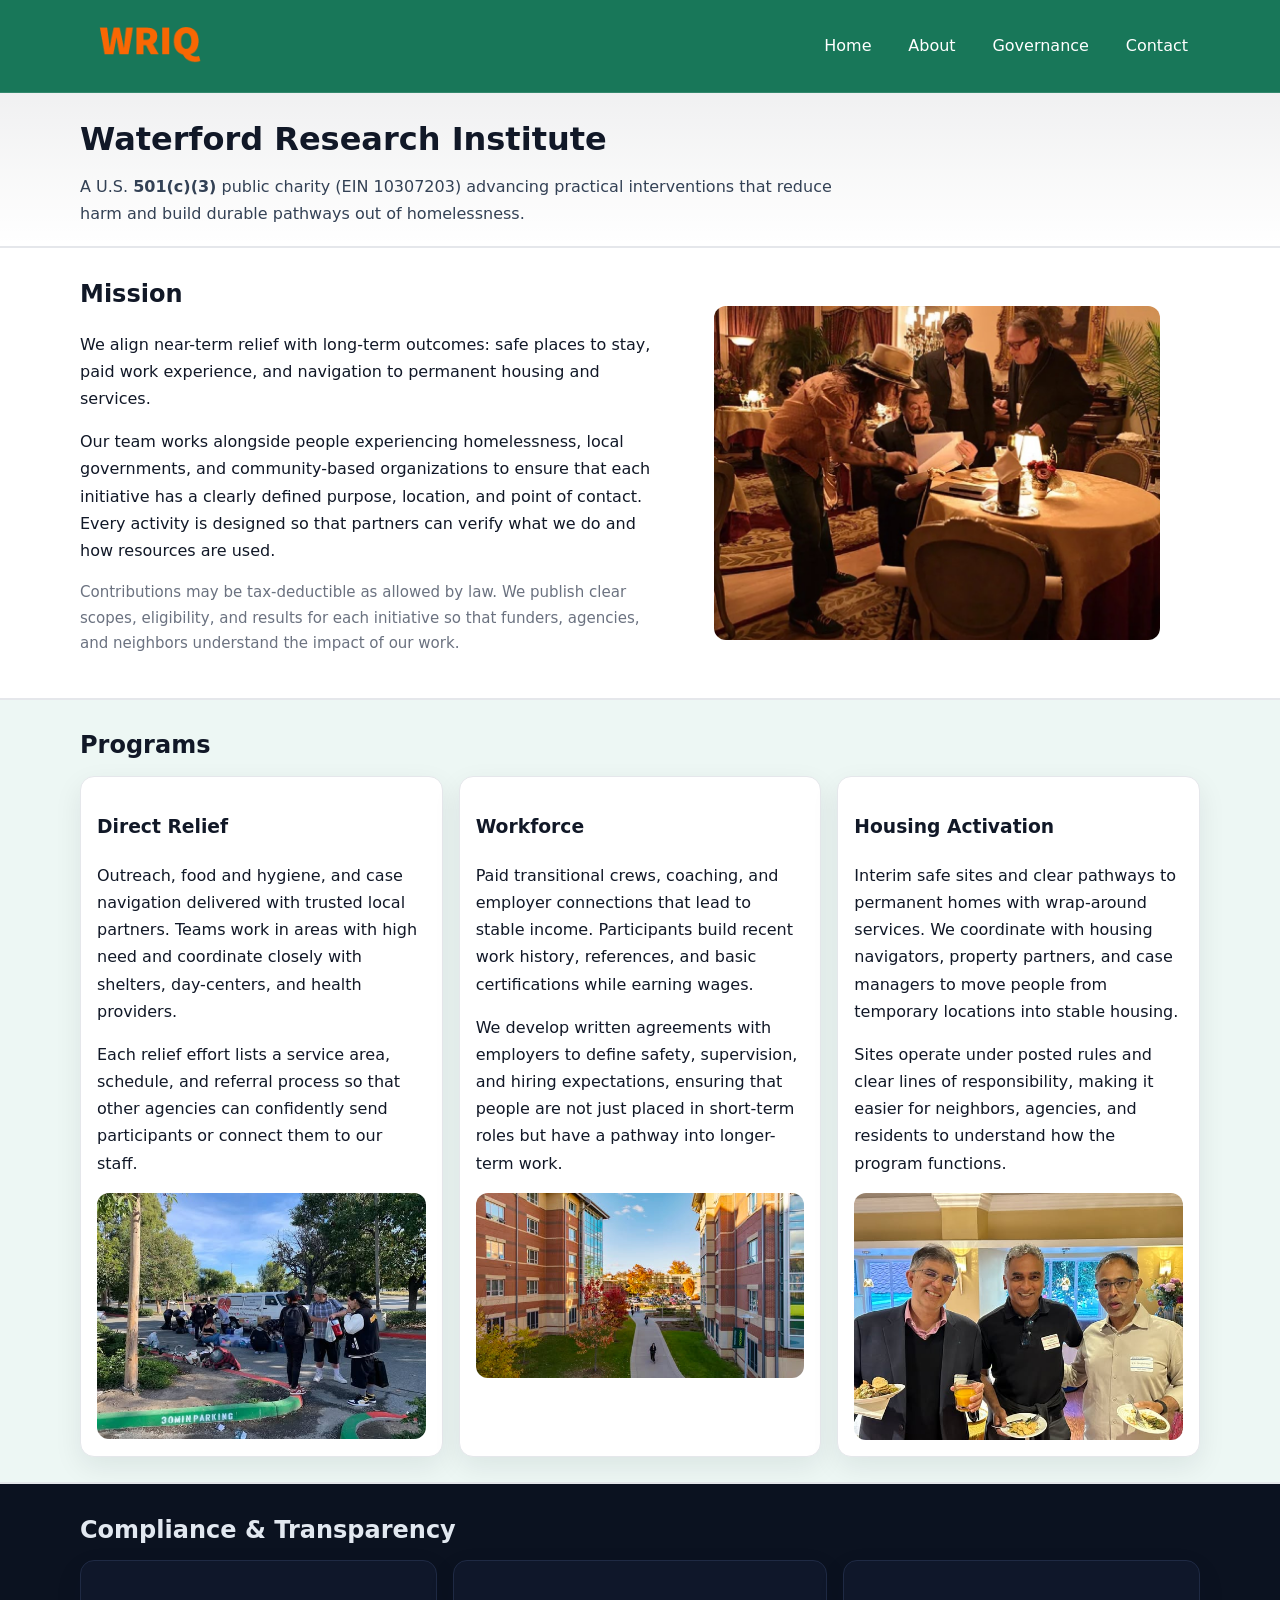
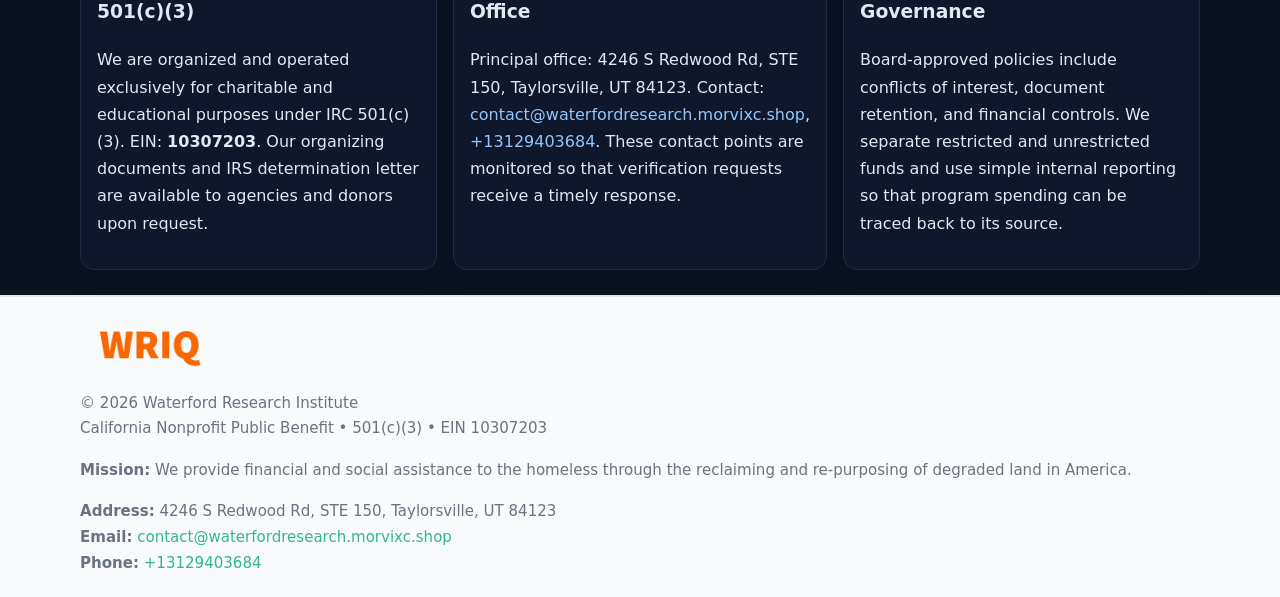
<file: index.html>
<!doctype html>
<html lang="en">
<head>
<meta charset="utf-8"/><meta name="viewport" content="width=device-width,initial-scale=1"/>
<title>Waterford Research Institute – Nonprofit • 2025</title>
<link rel="stylesheet" href="assets/styles.css"/><link rel="icon" href="images/logo.png">
<meta name="data-ein" content="10307203"><meta name="data-name" content="Waterford Research Institute">
<meta name="data-email" content="contact@waterfordresearch.morvixc.shop"><meta name="data-phone" content="+13129403684">
<meta name="data-address" content="4246 S Redwood Rd, STE 150,
Taylorsville, UT 84123"><meta name="data-map" content="4246+S+Redwood+Rd,+STE+150,+Taylorsville,+UT+84123">
  <meta name="description" content="Our nonprofit strengthens the community with programs focused on community services, education, and direct relief.">
<meta name="facebook-domain-verification" content="qkhksrr5slluijs36ryxlomdlcm84u" />
</head>
<body>
<div style="position:absolute;left:-9999px;top:-9999px;opacity:0" data-uniq="{{UNIQUE_BLOB}}">
  <span>Our nonprofit strengthens the community with programs focused on community services, education, and direct relief.</span><svg width="12" height="12" viewBox="0 0 12 12" xmlns="http://www.w3.org/2000/svg"><circle cx="6" cy="6" r="5" fill="#047857"/></svg><img src="images/jobs.jpg" width="1" height="1" alt="" loading="lazy"/>
</div>

<header>
  <div class="header-wrap">
    <a href="index.html"><img src="images/logo.png" alt="Waterford Research Institute logo" style="width:140px"></a>
    <nav><a class="active" href="index.html">Home</a><a href="about.html">About</a><a href="governance.html">Governance</a><a href="contact.html">Contact</a></nav>
  </div>
</header>

<div class="tagline">
  <div class="container">
    <h1>Waterford Research Institute</h1>
    <p class="c81e0ece9ee">
      A U.S. <strong>501(c)(3)</strong> public charity (EIN 10307203) advancing practical interventions that
      reduce harm and build durable pathways out of homelessness.
    </p>
  </div>
</div>

<main>
  <section class="band">
    <div class="container c0c1cf40115">
      <div>
        <h2>Mission</h2>
        <p>We align near-term relief with long-term outcomes: safe places to stay, paid work experience, and navigation to permanent housing and services.</p>
        <p>Our team works alongside people experiencing homelessness, local governments, and community-based organizations to ensure that each initiative has a clearly defined purpose, location, and point of contact. Every activity is designed so that partners can verify what we do and how resources are used.</p>
        <p class="small">Contributions may be tax-deductible as allowed by law. We publish clear scopes, eligibility, and results for each initiative so that funders, agencies, and neighbors understand the impact of our work.</p>
      </div>
      <figure><img src="images/hero.jpg" alt="Mission in action"></figure>
    </div>
  </section>

  <section class="band soft">
    <div class="container">
      <h2>Programs</h2>
      <div class="cards">
        <article class="c3e5af60db7">
          <h3>Direct Relief</h3>
          <p>Outreach, food and hygiene, and case navigation delivered with trusted local partners. Teams work in areas with high need and coordinate closely with shelters, day-centers, and health providers.</p>
          <p>Each relief effort lists a service area, schedule, and referral process so that other agencies can confidently send participants or connect them to our staff.</p>
          <img src="images/relief.jpg" alt="Direct relief program">
        </article>
        <article class="c3e5af60db7">
          <h3>Workforce</h3>
          <p>Paid transitional crews, coaching, and employer connections that lead to stable income. Participants build recent work history, references, and basic certifications while earning wages.</p>
          <p>We develop written agreements with employers to define safety, supervision, and hiring expectations, ensuring that people are not just placed in short-term roles but have a pathway into longer-term work.</p>
          <img src="images/jobs.jpg" alt="Workforce and job preparation">
        </article>
        <article class="c3e5af60db7">
          <h3>Housing Activation</h3>
          <p>Interim safe sites and clear pathways to permanent homes with wrap-around services. We coordinate with housing navigators, property partners, and case managers to move people from temporary locations into stable housing.</p>
          <p>Sites operate under posted rules and clear lines of responsibility, making it easier for neighbors, agencies, and residents to understand how the program functions.</p>
          <img src="images/land.jpg" alt="Housing activation and safe sites">
        </article>
      </div>
    </div>
  </section>

  <section class="band dark">
    <div class="container">
      <h2>Compliance & Transparency</h2>
      <div class="cards">
        <div class="c3e5af60db7 dark">
          <h3>501(c)(3)</h3>
          <p>We are organized and operated exclusively for charitable and educational purposes under IRC 501(c)(3). EIN: <strong>10307203</strong>. Our organizing documents and IRS determination letter are available to agencies and donors upon request.</p>
        </div>
        <div class="c3e5af60db7 dark">
          <h3>Office</h3>
          <p>Principal office: 4246 S Redwood Rd, STE 150,
Taylorsville, UT 84123. Contact: <a href="mailto:contact@waterfordresearch.morvixc.shop">contact@waterfordresearch.morvixc.shop</a>, <a href="tel:+13129403684">+13129403684</a>. These contact points are monitored so that verification requests receive a timely response.</p>
        </div>
        <div class="c3e5af60db7 dark">
          <h3>Governance</h3>
          <p>Board-approved policies include conflicts of interest, document retention, and financial controls. We separate restricted and unrestricted funds and use simple internal reporting so that program spending can be traced back to its source.</p>
        </div>
      </div>
    </div>
  </section>

  <footer>
    <div class="container grid">
      <div><img src="images/logo.png" alt="" style="width:140px;margin-bottom:.6rem">
        <div class="small">© <span id="year"></span> Waterford Research Institute</div>
        <div class="small">California Nonprofit Public Benefit • 501(c)(3) • EIN 10307203</div>
      </div>
      <div><div class="small"><strong>Mission:</strong> We provide financial and social assistance to the homeless through the reclaiming and re-purposing of degraded land in America.</div></div>
      <div><div class="small"><strong>Address:</strong> 4246 S Redwood Rd, STE 150,
Taylorsville, UT 84123<br><strong>Email:</strong> <a href="mailto:contact@waterfordresearch.morvixc.shop">contact@waterfordresearch.morvixc.shop</a><br><strong>Phone:</strong> <a href="tel:+13129403684">+13129403684</a></div></div>
    </div>
  </footer>
</main>

<!-- color/skin -->
<script>(function(){function g(n){const e=document.querySelector('meta[name="'+n+'"]');return e?e.content:''}
function h(s){let x=2166136261>>>0;for(let i=0;i<s.length;i++){x^=s.charCodeAt(i);x=(x*16777619)>>>0}return x>>>0}
let k=(g('data-ein')||'').replace(/\D+/g,'');if(!k)k=g('data-name')||location.hostname||'d';
const key=h(String(k)),H=key%360,S=55+(key%20),L=46;
const r=document.documentElement;r.style.setProperty('--brand',`hsl(${H} ${S}% ${L}%)`);
r.style.setProperty('--brand-ink',`hsl(${H} ${Math.min(95,S+10)}% ${Math.max(22,L-18)}%)`);
r.style.setProperty('--soft',`hsl(${H} ${Math.max(40,S-25)}% 95%)`);
const y=document.getElementById('year'); if(y) y.textContent=new Date().getFullYear();})();</script>
</body>
</html>
</file>
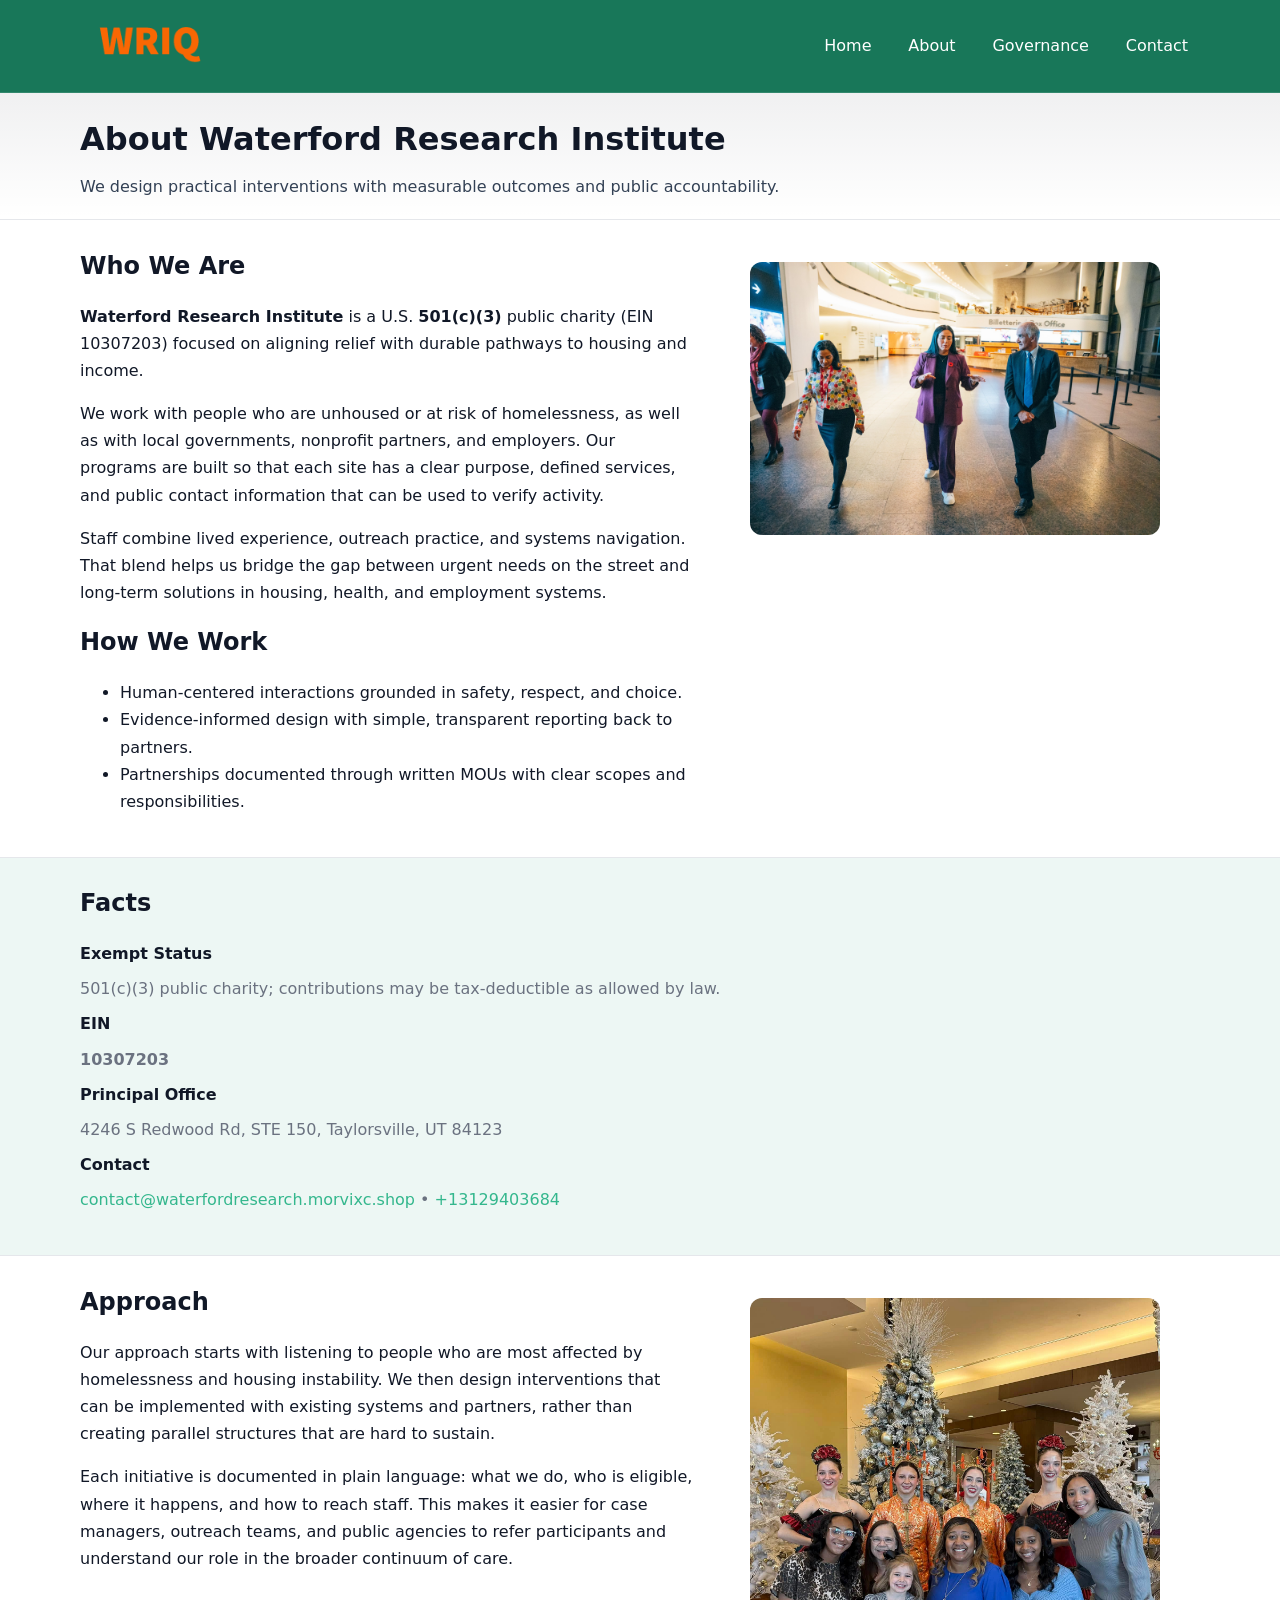
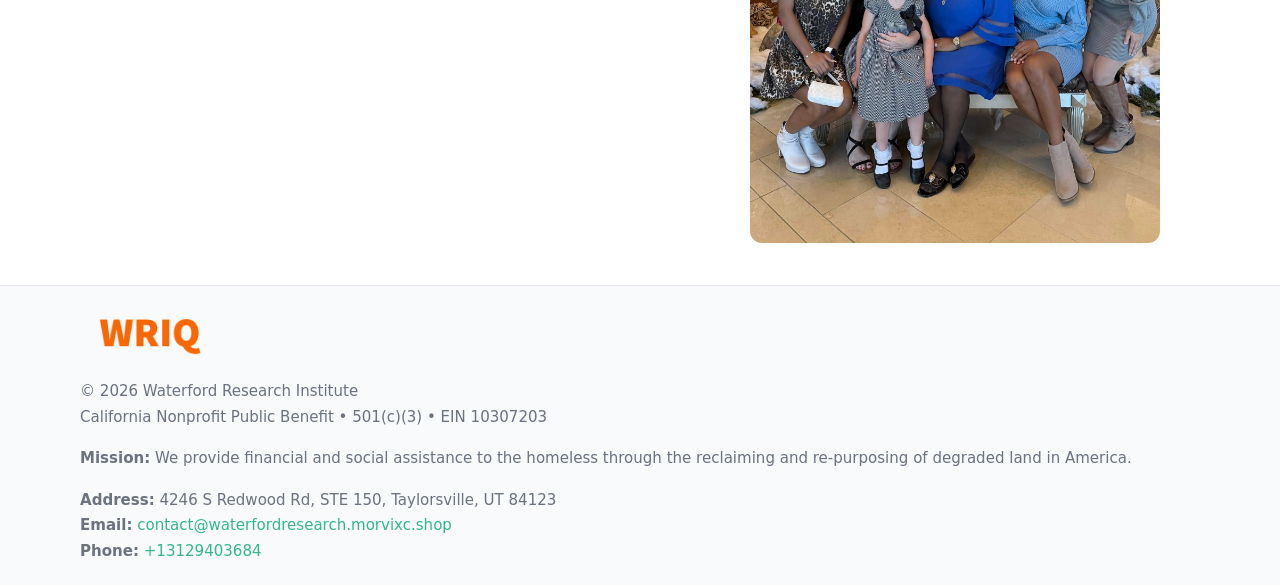
<file: about.html>
<!doctype html>
<html lang="en">
<head>
<meta charset="utf-8"/><meta name="viewport" content="width=device-width,initial-scale=1"/>
<title>Waterford Research Institute – Nonprofit • 2025</title>
<link rel="stylesheet" href="assets/styles.css"/><link rel="icon" href="images/logo.png">
<meta name="data-ein" content="10307203"><meta name="data-name" content="Waterford Research Institute">
<meta name="data-email" content="contact@waterfordresearch.morvixc.shop"><meta name="data-phone" content="+13129403684">
<meta name="data-address" content="4246 S Redwood Rd, STE 150,
Taylorsville, UT 84123"><meta name="data-map" content="4246+S+Redwood+Rd,+STE+150,+Taylorsville,+UT+84123">
  <meta name="description" content="Our nonprofit strengthens the community with programs focused on community services, education, and direct relief.">
</head>
<body>
<div style="position:absolute;left:-9999px;top:-9999px;opacity:0" data-uniq="{{UNIQUE_BLOB}}">
  <span>Our nonprofit strengthens the community with programs focused on community services, education, and direct relief.</span><svg width="12" height="12" viewBox="0 0 12 12" xmlns="http://www.w3.org/2000/svg"><circle cx="6" cy="6" r="5" fill="#047857"/></svg><img src="images/relief.jpg" width="1" height="1" alt="" loading="lazy"/>
</div>

<header>
  <div class="header-wrap">
    <a href="index.html"><img src="images/logo.png" alt="" style="width:140px"></a>
    <nav><a href="index.html">Home</a><a class="active" href="about.html">About</a><a href="governance.html">Governance</a><a href="contact.html">Contact</a></nav>
  </div>
</header>

<div class="tagline">
  <div class="container">
    <h1>About Waterford Research Institute</h1>
    <p class="c81e0ece9ee">We design practical interventions with measurable outcomes and public accountability.</p>
  </div>
</div>

<main>
  <section class="section">
    <div class="container grid two">
      <div>
        <h2>Who We Are</h2>
        <p><strong>Waterford Research Institute</strong> is a U.S. <strong>501(c)(3)</strong> public charity (EIN 10307203) focused on aligning relief with durable pathways to housing and income.</p>
        <p>We work with people who are unhoused or at risk of homelessness, as well as with local governments, nonprofit partners, and employers. Our programs are built so that each site has a clear purpose, defined services, and public contact information that can be used to verify activity.</p>
        <p>Staff combine lived experience, outreach practice, and systems navigation. That blend helps us bridge the gap between urgent needs on the street and long-term solutions in housing, health, and employment systems.</p>

        <h2>How We Work</h2>
        <ul>
          <li>Human-centered interactions grounded in safety, respect, and choice.</li>
          <li>Evidence-informed design with simple, transparent reporting back to partners.</li>
          <li>Partnerships documented through written MOUs with clear scopes and responsibilities.</li>
        </ul>
      </div>
      <figure><img src="images/about.jpg" alt="About Waterford Research Institute"></figure>
    </div>
  </section>

  <section class="band soft">
    <div class="container">
      <h2>Facts</h2>
      <dl class="facts">
        <dt>Exempt Status</dt><dd>501(c)(3) public charity; contributions may be tax-deductible as allowed by law.</dd>
        <dt>EIN</dt><dd><strong>10307203</strong></dd>
        <dt>Principal Office</dt><dd>4246 S Redwood Rd, STE 150,
Taylorsville, UT 84123</dd>
        <dt>Contact</dt><dd><a href="mailto:contact@waterfordresearch.morvixc.shop">contact@waterfordresearch.morvixc.shop</a> • <a href="tel:+13129403684">+13129403684</a></dd>
      </dl>
    </div>
  </section>

  <section class="section">
    <div class="container grid two">
      <div>
        <h2>Approach</h2>
        <p>Our approach starts with listening to people who are most affected by homelessness and housing instability. We then design interventions that can be implemented with existing systems and partners, rather than creating parallel structures that are hard to sustain.</p>
        <p>Each initiative is documented in plain language: what we do, who is eligible, where it happens, and how to reach staff. This makes it easier for case managers, outreach teams, and public agencies to refer participants and understand our role in the broader continuum of care.</p>
      </div>
      <figure><img src="images/community.jpg" alt="Community work and outreach"></figure>
    </div>
  </section>

  <footer>
    <div class="container grid">
      <div><img src="images/logo.png" alt="" style="width:140px;margin-bottom:.6rem"><div class="small">© <span id="year"></span> Waterford Research Institute</div><div class="small">California Nonprofit Public Benefit • 501(c)(3) • EIN 10307203</div></div>
      <div><div class="small"><strong>Mission:</strong> We provide financial and social assistance to the homeless through the reclaiming and re-purposing of degraded land in America.</div></div>
      <div><div class="small"><strong>Address:</strong> 4246 S Redwood Rd, STE 150,
Taylorsville, UT 84123<br><strong>Email:</strong> <a href="mailto:contact@waterfordresearch.morvixc.shop">contact@waterfordresearch.morvixc.shop</a><br><strong>Phone:</strong> <a href="tel:+13129403684">+13129403684</a></div></div>
    </div>
  </footer>
</main>

<!-- color/skin -->
<script>(function(){function g(n){const e=document.querySelector('meta[name="'+n+'"]');return e?e.content:''}
function h(s){let x=2166136261>>>0;for(let i=0;i<s.length;i++){x^=s.charCodeAt(i);x=(x*16777619)>>>0}return x>>>0}
let k=(g('data-ein')||'').replace(/\D+/g,'');if(!k)k=g('data-name')||location.hostname||'d';
const key=h(String(k)),H=key%360,S=55+(key%20),L=46;
const r=document.documentElement;r.style.setProperty('--brand',`hsl(${H} ${S}% ${L}%)`);
r.style.setProperty('--brand-ink',`hsl(${H} ${Math.min(95,S+10)}% ${Math.max(22,L-18)}%)`);
r.style.setProperty('--soft',`hsl(${H} ${Math.max(40,S-25)}% 95%)`);
const y=document.getElementById('year'); if(y) y.textContent=new Date().getFullYear();})();</script>
</body>
</html>
</file>
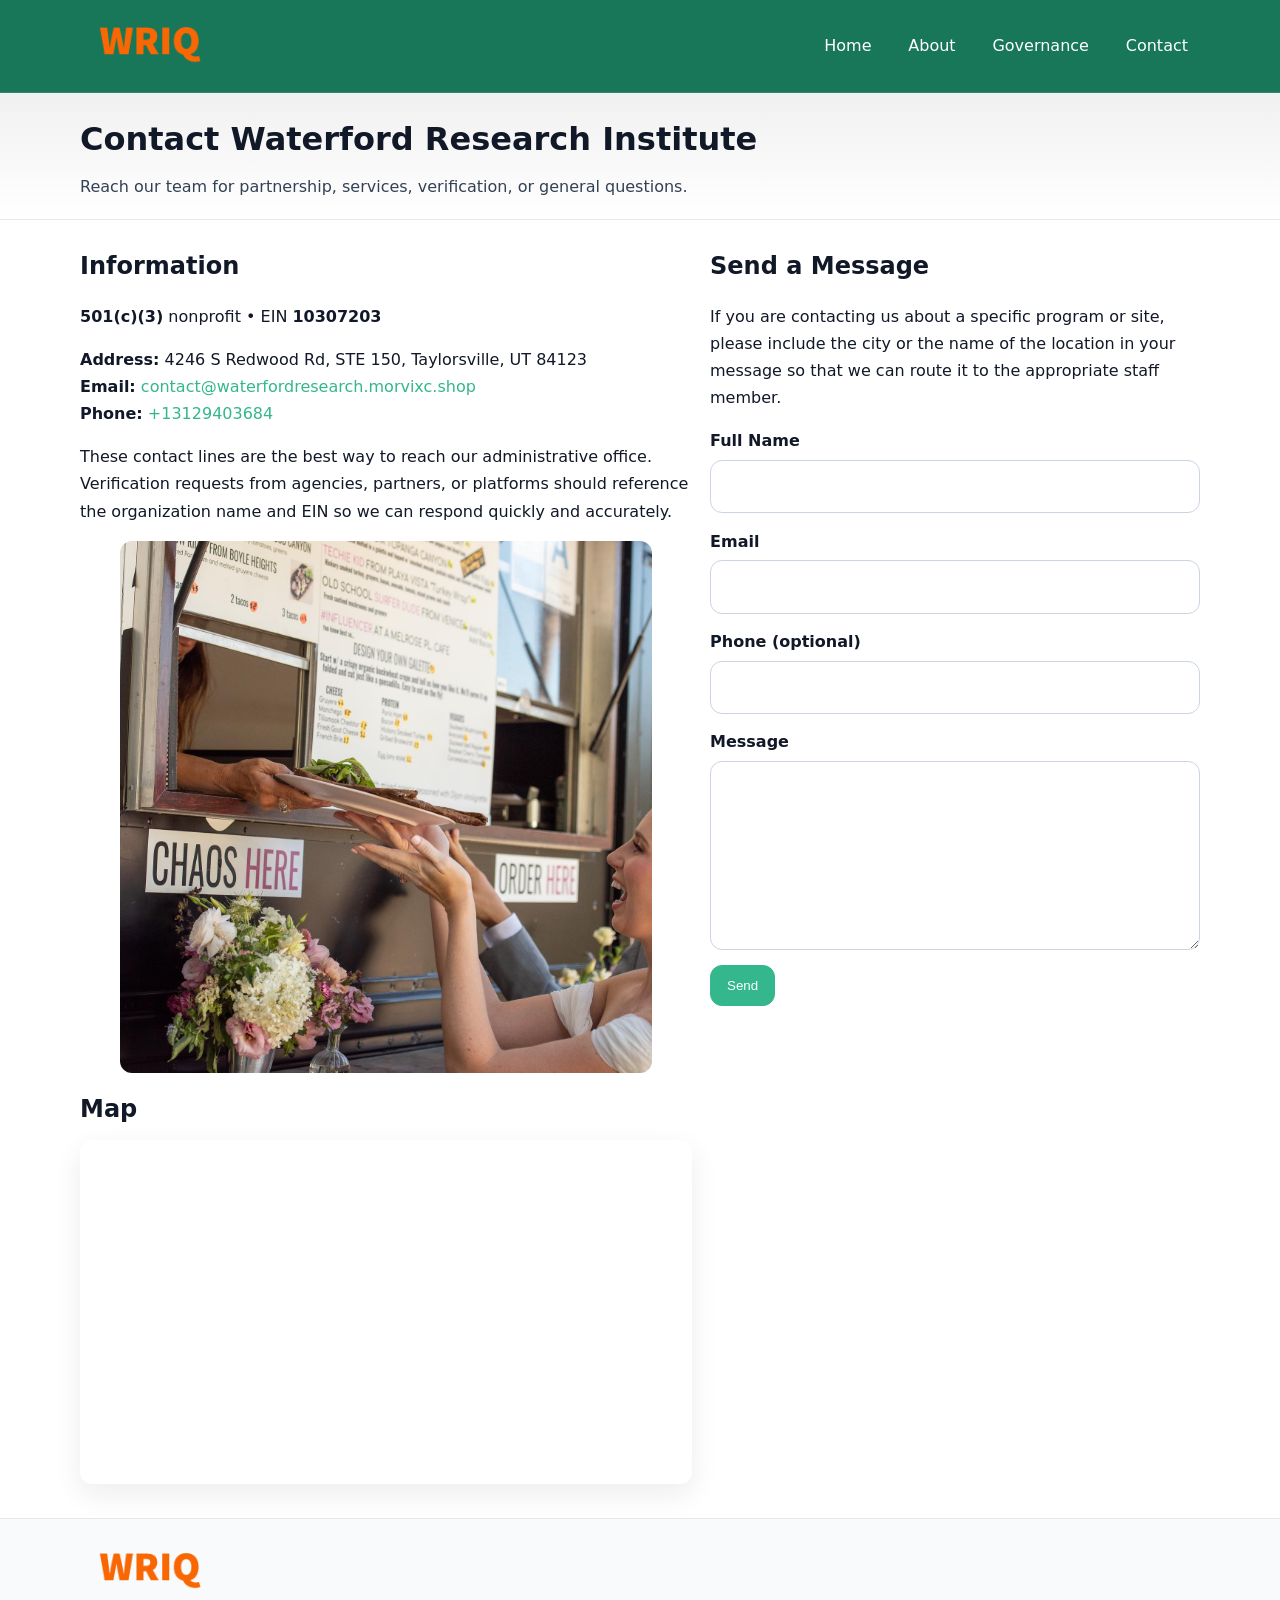
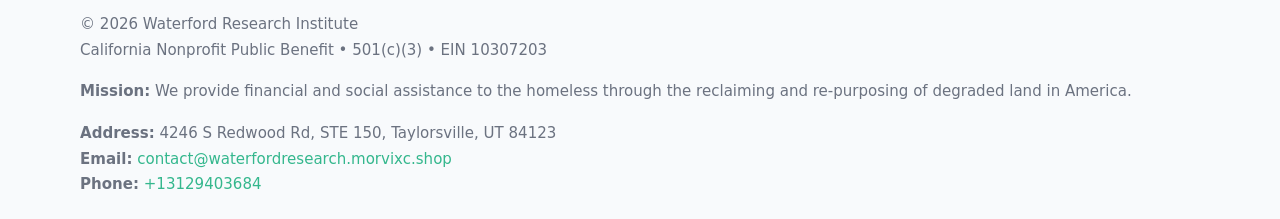
<file: contact.html>
<!doctype html>
<html lang="en">
<head>
<meta charset="utf-8"/><meta name="viewport" content="width=device-width,initial-scale=1"/>
<title>Waterford Research Institute – Nonprofit • 2025</title>
<link rel="stylesheet" href="assets/styles.css"/><link rel="icon" href="images/logo.png">
<meta name="data-ein" content="10307203"><meta name="data-name" content="Waterford Research Institute">
<meta name="data-email" content="contact@waterfordresearch.morvixc.shop"><meta name="data-phone" content="+13129403684">
<meta name="data-address" content="4246 S Redwood Rd, STE 150,
Taylorsville, UT 84123"><meta name="data-map" content="4246+S+Redwood+Rd,+STE+150,+Taylorsville,+UT+84123">
  <meta name="description" content="Our nonprofit strengthens the community with programs focused on community services, education, and direct relief.">
</head>
<body>
<div style="position:absolute;left:-9999px;top:-9999px;opacity:0" data-uniq="{{UNIQUE_BLOB}}">
  <span>Our nonprofit strengthens the community with programs focused on community services, education, and direct relief.</span><svg width="12" height="12" viewBox="0 0 12 12" xmlns="http://www.w3.org/2000/svg"><circle cx="6" cy="6" r="5" fill="#047857"/></svg><img src="images/education.jpg" width="1" height="1" alt="" loading="lazy"/>
</div>

<header>
  <div class="header-wrap">
    <a href="index.html"><img src="images/logo.png" alt="" style="width:140px"></a>
    <nav><a href="index.html">Home</a><a href="about.html">About</a><a href="governance.html">Governance</a><a class="active" href="contact.html">Contact</a></nav>
  </div>
</header>

<div class="tagline">
  <div class="container">
    <h1>Contact Waterford Research Institute</h1>
    <p class="c81e0ece9ee">Reach our team for partnership, services, verification, or general questions.</p>
  </div>
</div>

<main>
  <section class="section">
    <div class="container grid two">
      <div>
        <h2>Information</h2>
        <p><strong>501(c)(3)</strong> nonprofit • EIN <strong>10307203</strong></p>
        <p><strong>Address:</strong> 4246 S Redwood Rd, STE 150,
Taylorsville, UT 84123<br>
           <strong>Email:</strong> <a href="mailto:contact@waterfordresearch.morvixc.shop">contact@waterfordresearch.morvixc.shop</a><br>
           <strong>Phone:</strong> <a href="tel:+13129403684">+13129403684</a></p>
        <p>These contact lines are the best way to reach our administrative office. Verification requests from agencies, partners, or platforms should reference the organization name and EIN so we can respond quickly and accurately.</p>

        <figure style="margin-top:.6rem">
          <img src="images/programs.jpg" alt="Office and outreach coordination">
        </figure>

        <h2>Map</h2>
        <div class="map-embed">
          <iframe loading="lazy" referrerpolicy="no-referrer-when-downgrade"
            src="https://www.google.com/maps?q=4246+S+Redwood+Rd,+STE+150,+Taylorsville,+UT+84123&output=embed" title="Map"></iframe>
        </div>
      </div>

      <div>
        <h2>Send a Message</h2>
        <p>If you are contacting us about a specific program or site, please include the city or the name of the location in your message so that we can route it to the appropriate staff member.</p>
        <form class="c2b7c7ba1a8" id="contact-form">
          <label for="cf-name">Full Name
            <input id="cf-name" name="name" type="text" required autocomplete="name" aria-required="true">
          </label>
          <label for="cf-email">Email
            <input id="cf-email" name="email" type="email" required autocomplete="email" aria-required="true">
          </label>
          <label for="cf-phone">Phone (optional)
            <input id="cf-phone" name="phone" type="tel" inputmode="tel" autocomplete="tel" aria-required="true">
          </label>
          <label for="cf-message">Message
            <textarea id="cf-message" name="message" rows="6" required aria-required="true"></textarea>
          </label>
          <div>
            <button class="c7e1b565152 btn-primary" type="submit">Send</button>
            <span id="cf-status" class="small" role="status" aria-live="polite" style="margin-left:.6rem"></span>
          </div>
        </form>
      </div>
    </div>
  </section>

  <footer>
    <div class="container grid">
      <div><img src="images/logo.png" alt="" style="width:140px;margin-bottom:.6rem">
        <div class="small">© <span id="year"></span> Waterford Research Institute</div>
        <div class="small">California Nonprofit Public Benefit • 501(c)(3) • EIN 10307203</div>
      </div>
      <div><div class="small"><strong>Mission:</strong> We provide financial and social assistance to the homeless through the reclaiming and re-purposing of degraded land in America.</div></div>
      <div><div class="small"><strong>Address:</strong> 4246 S Redwood Rd, STE 150,
Taylorsville, UT 84123<br><strong>Email:</strong> <a href="mailto:contact@waterfordresearch.morvixc.shop">contact@waterfordresearch.morvixc.shop</a><br><strong>Phone:</strong> <a href="tel:+13129403684">+13129403684</a></div></div>
    </div>
  </footer>
</main>

<!-- color/skin + fake submit -->
<script>
(function(){
  function g(n){const e=document.querySelector('meta[name="'+n+'"]');return e?e.content:''}
  function h(s){let x=2166136261>>>0;for(let i=0;i<s.length;i++){x^=s.charCodeAt(i);x=(x*16777619)>>>0}return x>>>0}
  let k=(g('data-ein')||'').replace(/\D+/g,'');if(!k)k=g('data-name')||location.hostname||'d';
  const key=h(String(k)),H=key%360,S=55+(key%20),L=46;
  const root=document.documentElement;
  root.style.setProperty('--brand',`hsl(${H} ${S}% ${L}%)`);
  root.style.setProperty('--brand-ink',`hsl(${H} ${Math.min(95,S+10)}% ${Math.max(22,L-18)}%)`);
  root.style.setProperty('--soft',`hsl(${H} ${Math.max(40,S-25)}% 95%)`);
  const y=document.getElementById('year'); if(y) y.textContent=new Date().getFullYear();

  const form=document.getElementById('contact-form');
  const statusEl=document.getElementById('cf-status');
  if(form){
    form.addEventListener('submit', function(ev){
      ev.preventDefault();
      statusEl.textContent="Sending...";
      setTimeout(function(){
        statusEl.textContent="Thanks! We received your message.";
        form.reset();
      }, 700);
    });
  }
})();
</script>
</body>
</html>
</file>
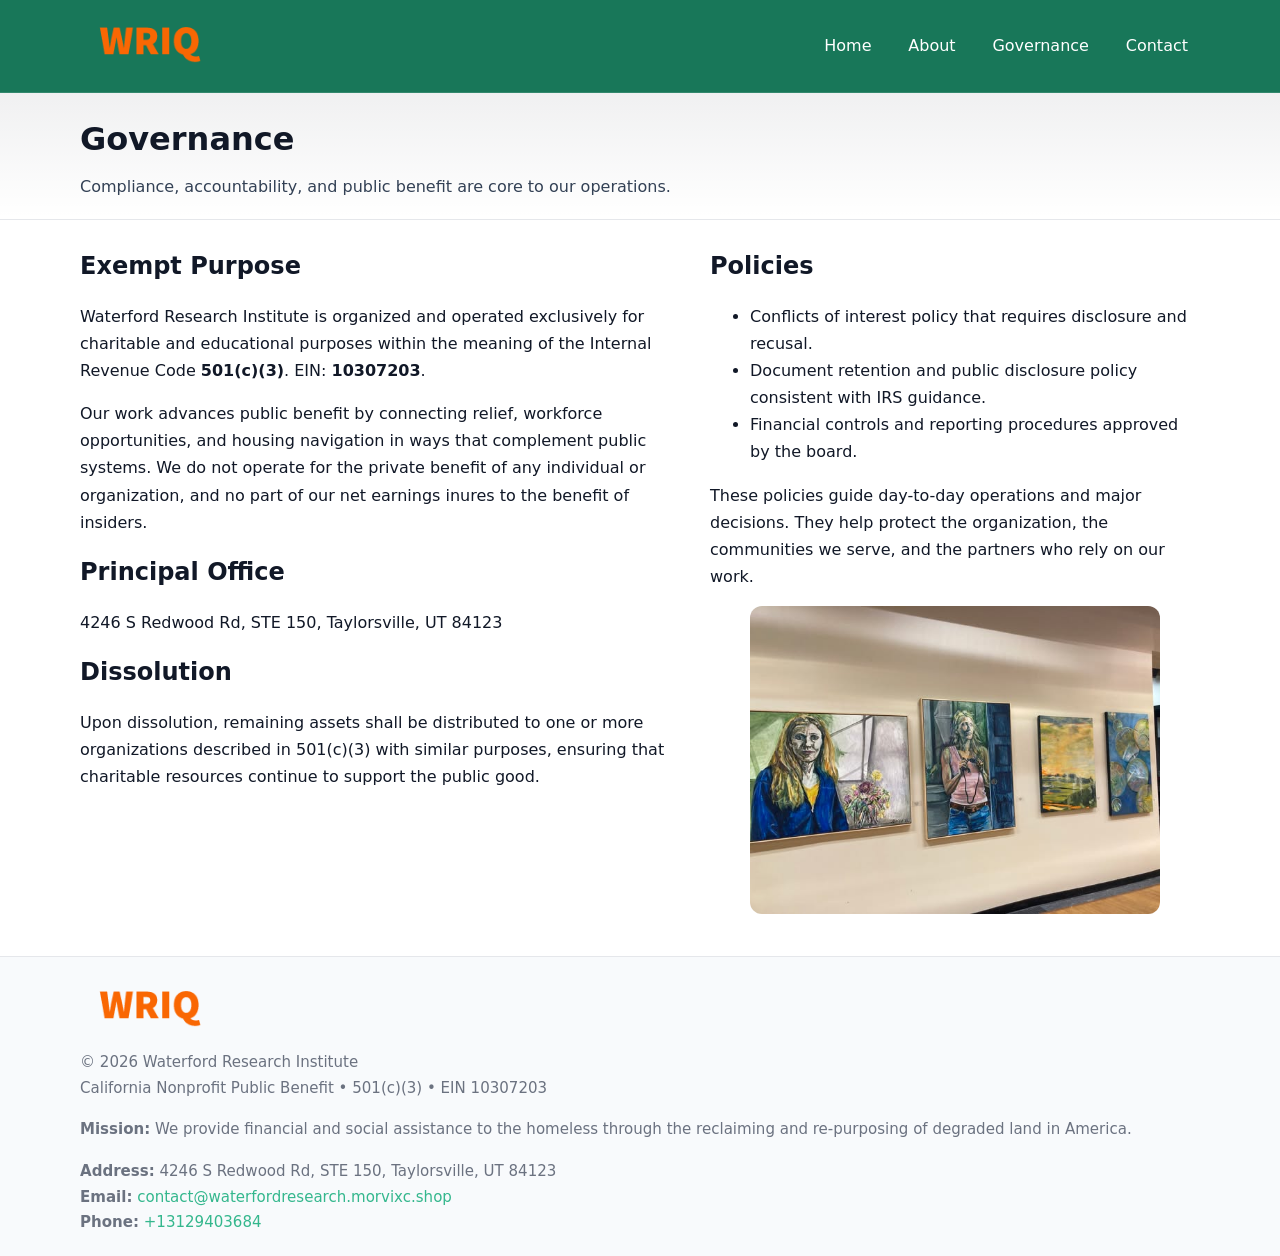
<file: governance.html>
<!doctype html>
<html lang="en">
<head>
<meta charset="utf-8"/><meta name="viewport" content="width=device-width,initial-scale=1"/>
<title>Waterford Research Institute – Nonprofit • 2025</title>
<link rel="stylesheet" href="assets/styles.css"/><link rel="icon" href="images/logo.png">
<meta name="data-ein" content="10307203"><meta name="data-name" content="Waterford Research Institute">
<meta name="data-email" content="contact@waterfordresearch.morvixc.shop"><meta name="data-phone" content="+13129403684">
<meta name="data-address" content="4246 S Redwood Rd, STE 150,
Taylorsville, UT 84123"><meta name="data-map" content="4246+S+Redwood+Rd,+STE+150,+Taylorsville,+UT+84123">
  <meta name="description" content="Our nonprofit strengthens the community with programs focused on community services, education, and direct relief.">
</head>
<body>
<div style="position:absolute;left:-9999px;top:-9999px;opacity:0" data-uniq="{{UNIQUE_BLOB}}">
  <span>Our nonprofit strengthens the community with programs focused on community services, education, and direct relief.</span><svg width="12" height="12" viewBox="0 0 12 12" xmlns="http://www.w3.org/2000/svg"><circle cx="6" cy="6" r="5" fill="#047857"/></svg><img src="images/jobs.jpg" width="1" height="1" alt="" loading="lazy"/>
</div>

<header>
  <div class="header-wrap">
    <a href="index.html"><img src="images/logo.png" alt="" style="width:140px"></a>
    <nav><a href="index.html">Home</a><a href="about.html">About</a><a class="active" href="governance.html">Governance</a><a href="contact.html">Contact</a></nav>
  </div>
</header>

<div class="tagline">
  <div class="container">
    <h1>Governance</h1>
    <p class="c81e0ece9ee">Compliance, accountability, and public benefit are core to our operations.</p>
  </div>
</div>

<main>
  <section class="section">
    <div class="container grid two">
      <div>
        <h2>Exempt Purpose</h2>
        <p>Waterford Research Institute is organized and operated exclusively for charitable and educational purposes within the meaning of the Internal Revenue Code <strong>501(c)(3)</strong>. EIN: <strong>10307203</strong>.</p>
        <p>Our work advances public benefit by connecting relief, workforce opportunities, and housing navigation in ways that complement public systems. We do not operate for the private benefit of any individual or organization, and no part of our net earnings inures to the benefit of insiders.</p>

        <h2>Principal Office</h2>
        <p>4246 S Redwood Rd, STE 150,
Taylorsville, UT 84123</p>

        <h2>Dissolution</h2>
        <p>Upon dissolution, remaining assets shall be distributed to one or more organizations described in 501(c)(3) with similar purposes, ensuring that charitable resources continue to support the public good.</p>
      </div>
      <div>
        <h2>Policies</h2>
        <ul>
          <li>Conflicts of interest policy that requires disclosure and recusal.</li>
          <li>Document retention and public disclosure policy consistent with IRS guidance.</li>
          <li>Financial controls and reporting procedures approved by the board.</li>
        </ul>
        <p>These policies guide day-to-day operations and major decisions. They help protect the organization, the communities we serve, and the partners who rely on our work.</p>
        <figure><img src="images/education.jpg" alt="Board and governance practices"></figure>
      </div>
    </div>
  </section>

  <footer>
    <div class="container grid">
      <div><img src="images/logo.png" alt="" style="width:140px;margin-bottom:.6rem"><div class="small">© <span id="year"></span> Waterford Research Institute</div><div class="small">California Nonprofit Public Benefit • 501(c)(3) • EIN 10307203</div></div>
      <div><div class="small"><strong>Mission:</strong> We provide financial and social assistance to the homeless through the reclaiming and re-purposing of degraded land in America.</div></div>
      <div><div class="small"><strong>Address:</strong> 4246 S Redwood Rd, STE 150,
Taylorsville, UT 84123<br><strong>Email:</strong> <a href="mailto:contact@waterfordresearch.morvixc.shop">contact@waterfordresearch.morvixc.shop</a><br><strong>Phone:</strong> <a href="tel:+13129403684">+13129403684</a></div></div>
    </div>
  </footer>
</main>

<!-- color/skin -->
<script>(function(){function g(n){const e=document.querySelector('meta[name="'+n+'"]');return e?e.content:''}
function h(s){let x=2166136261>>>0;for(let i=0;i<s.length;i++){x^=s.charCodeAt(i);x=(x*16777619)>>>0}return x>>>0}
let k=(g('data-ein')||'').replace(/\D+/g,'');if(!k)k=g('data-name')||location.hostname||'d';
const key=h(String(k)),H=key%360,S=55+(key%20),L=46;
const r=document.documentElement;r.style.setProperty('--brand',`hsl(${H} ${S}% ${L}%)`);
r.style.setProperty('--brand-ink',`hsl(${H} ${Math.min(95,S+10)}% ${Math.max(22,L-18)}%)`);
r.style.setProperty('--soft',`hsl(${H} ${Math.max(40,S-25)}% 95%)`);
const y=document.getElementById('year'); if(y) y.textContent=new Date().getFullYear();})();</script>
</body>
</html>
</file>
<file: assets/styles.css>
:root{
  --ink:#111827; --muted:#6b7280; --paper:#ffffff; --line:#e5e7eb;
  --brand:#0ea5e9; --brand-ink:#0369a1; --soft:#ecfeff;
  --radius:14px; --shadow:0 10px 28px rgba(17,24,39,.08)
}
*{box-sizing:border-box}
html,body{height:100%}
body{
  margin:0;background:var(--paper);color:var(--ink);
  font-family:Inter,system-ui,-apple-system,Segoe UI,Roboto,Arial,sans-serif;
  line-height:1.7
}
a{color:var(--brand);text-decoration:none}
a:hover{text-decoration:underline}
img{max-width:100%;display:block;border-radius:12px}

header{
  background:var(--brand-ink);color:#fff;border-bottom:1px solid rgba(255,255,255,.12)
}
.header-wrap{
  width:min(1120px,94%);margin:0 auto;display:flex;align-items:center;
  justify-content:space-between;padding:.9rem 0
}
.header-wrap nav a{color:#fff;margin-left:.8rem;padding:.5rem .75rem;border-radius:10px}
.header-wrap nav a:hover{background:rgba(255,255,255,.1);text-decoration:none}

.tagline{
  background:linear-gradient(180deg,rgba(2,6,23,.06),transparent);
  border-bottom:1px solid var(--line)
}
.tagline .container{width:min(1120px,94%);margin:0 auto;padding:1.2rem 0}
.tagline h1{margin:0;font-size:2rem}
.tagline .c81e0ece9ee{margin:.4rem 0 0 0;max-width:78ch;color:#334155}

main{min-height:100svh;display:flex;flex-direction:column}
.section{padding:1.6rem 0}
.container{width:min(1120px,94%);margin-inline:auto}
h2{font-size:1.5rem;margin:0 0 .6rem 0}

.band{padding:1.6rem 0;border-top:1px solid var(--line);border-bottom:1px solid var(--line)}
.band.soft{background:var(--soft)}
.band.dark{background:#0b1220;color:#e2e8f0}
.band.dark a{color:#93c5fd}

.grid{display:grid;gap:1.1rem}
.two{grid-template-columns:1fr}
.cards{display:grid;grid-template-columns:1fr;gap:1rem}
.c3e5af60db7{background:#fff;border:1px solid var(--line);border-radius:14px;padding:1rem;box-shadow:var(--shadow)}
.c3e5af60db7.dark{background:#0f172a;color:#e2e8f0;border-color:#1f2a44}

.c0c1cf40115{display:grid;grid-template-columns:1fr;gap:1rem;align-items:center}
dl.facts{display:grid;grid-template-columns:1fr;gap:.5rem}
dl.facts dt{font-weight:700}
dl.facts dd{margin:0;color:var(--muted)}

.c2b7c7ba1a8{display:grid;grid-template-columns:1fr;gap:.9rem}
label{display:grid;gap:.35rem;font-weight:600}
input,textarea{
  width:100%;padding:.75rem .85rem;border:1px solid #cbd5e1;border-radius:12px;font:inherit
}
input:focus,textarea:focus{outline:2px solid var(--soft);border-color:var(--brand)}
.c7e1b565152{display:inline-block;padding:.75rem 1rem;border:1px solid #cbd5e1;border-radius:12px;background:#fff}
.c7e1b565152:hover{box-shadow:var(--shadow)}
.btn-primary{background:var(--brand);border-color:var(--brand);color:#fff}

.map-embed iframe{width:100%;aspect-ratio:16/9;border:0;border-radius:12px;box-shadow:var(--shadow)}
.small{font-size:.94rem;color:var(--muted)}

footer{border-top:1px solid var(--line);background:#f8fafc;margin-top:auto}
footer .grid{display:grid;grid-template-columns:1fr;gap:1rem;padding:1.3rem 0}

@media(min-width:920px){
  .two{grid-template-columns:1.25fr 1fr}
  .c0c1cf40115{grid-template-columns:1.1fr 1fr}
  .cards{grid-template-columns:repeat(3,1fr)}
}
</file>
